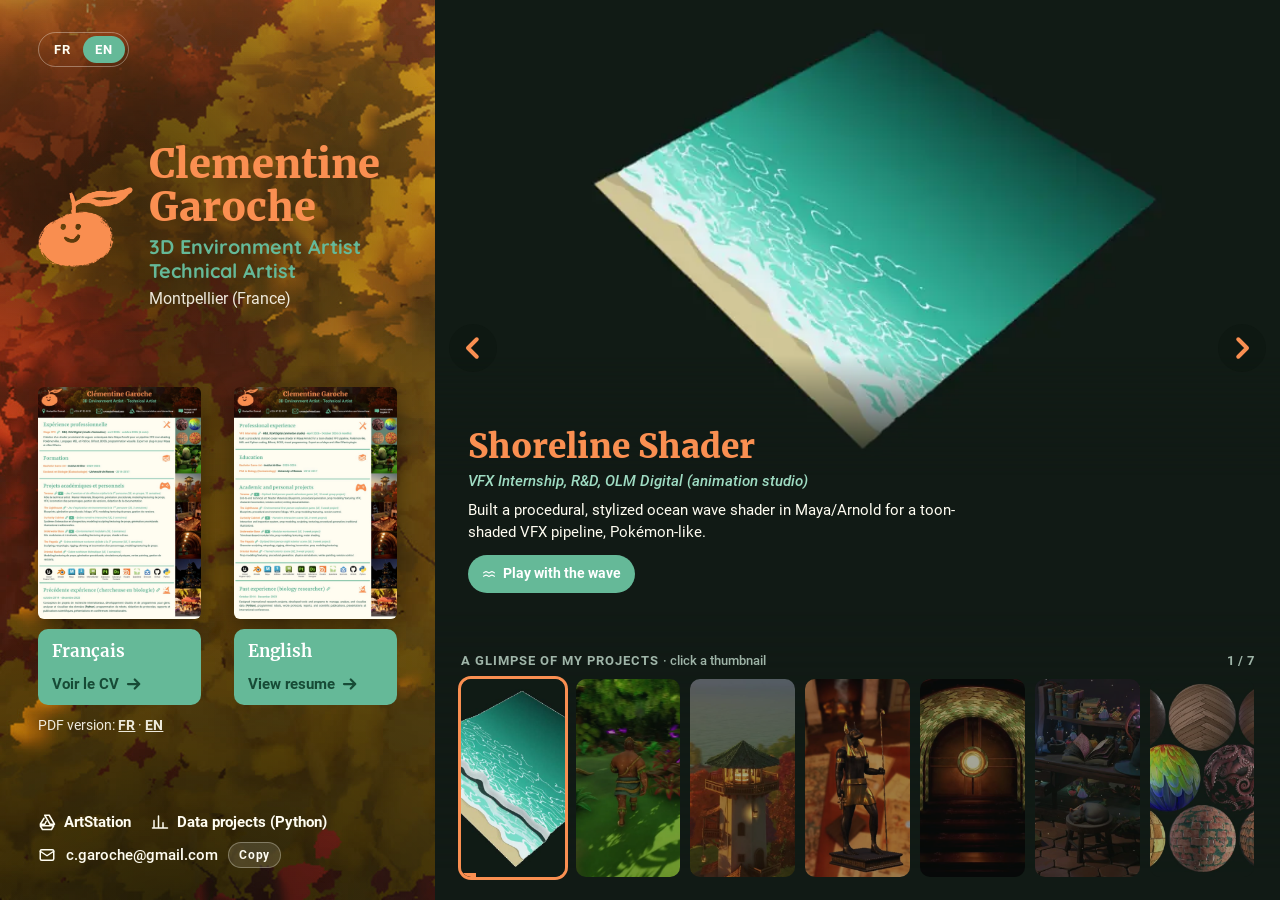
<file: index.html>
<!DOCTYPE html>
<html lang="fr">
<head>
<meta charset="UTF-8">
<meta name="viewport" content="width=device-width, initial-scale=1, viewport-fit=cover">
<title>Clémentine Garoche</title>
<meta name="description" content="3D Environment Artist - Technical Artist, Montpellier (France). CV en français, resume in English et aperçu de mes projets.">
<meta property="og:type" content="website">
<meta property="og:url" content="https://luminou.github.io/Resume/">
<meta property="og:title" content="Clémentine Garoche">
<meta property="og:description" content="3D Environment Artist - Technical Artist, Montpellier (France). CV FR / Resume EN et projets.">
<meta property="og:image" content="https://luminou.github.io/Resume/assets/og_image.jpg">
<meta property="og:image:width" content="1200">
<meta property="og:image:height" content="630">
<meta property="og:image:alt" content="Clémentine Garoche, 3D Environment Artist - Technical Artist">
<meta name="twitter:card" content="summary_large_image">
<meta name="twitter:title" content="Clémentine Garoche">
<meta name="twitter:description" content="3D Environment Artist - Technical Artist, Montpellier (France).">
<meta name="twitter:image" content="https://luminou.github.io/Resume/assets/og_image.jpg">
<meta name="claude:viewport-fit-sides" content="cover">
<link rel="icon" href="assets/mascot.png">
<style>
/* Mise en page : panneau identite (photo sombre, comme le bandeau du CV) a gauche,
   vitrine de projets interactive a droite. Tout tient dans un ecran, sans defilement. */
@font-face { font-family: "Quicksand"; src: url("assets/fonts/quicksand-latin-600-normal.woff2") format("woff2"); font-weight: 600; font-style: normal; font-display: swap; }
@font-face { font-family: "Quicksand"; src: url("assets/fonts/quicksand-latin-700-normal.woff2") format("woff2"); font-weight: 700; font-style: normal; font-display: swap; }
@font-face { font-family: "Roboto"; src: url("assets/fonts/roboto-latin-400-normal.woff2") format("woff2"); font-weight: 400; font-style: normal; font-display: swap; }
@font-face { font-family: "Roboto"; src: url("assets/fonts/roboto-latin-500-normal.woff2") format("woff2"); font-weight: 500; font-style: normal; font-display: swap; }
@font-face { font-family: "Roboto"; src: url("assets/fonts/roboto-latin-700-normal.woff2") format("woff2"); font-weight: 700; font-style: normal; font-display: swap; }
@font-face { font-family: "Roboto"; src: url("assets/fonts/roboto-latin-500-italic.woff2") format("woff2"); font-weight: 500; font-style: italic; font-display: swap; }
@font-face { font-family: "Merriweather"; src: url("assets/fonts/merriweather-latin-700-normal.woff2") format("woff2"); font-weight: 700; font-style: normal; font-display: swap; }
@font-face { font-family: "Merriweather"; src: url("assets/fonts/merriweather-latin-900-normal.woff2") format("woff2"); font-weight: 900; font-style: normal; font-display: swap; }

:root {
  --orange: #fa8f51;
  --teal: #65b998;
  --deep: #174b36;
  --bg: #111a15;
  --fg: #e6eee7;
  --muted: #9fb5a8;
  --line: #26362d;
  --chip: #1b2a22;
  --shade: rgba(9, 20, 15, .72);
  --on-photo: #fffdf2;
  --display: "Merriweather", Georgia, "Times New Roman", serif;
  --body: "Roboto", system-ui, -apple-system, "Segoe UI", sans-serif;
  color-scheme: dark;
}

* { box-sizing: border-box; }
html, body { height: 100%; }
body {
  margin: 0;
  background: var(--bg);
  color: var(--fg);
  font-family: var(--body);
  font-size: 16px;
  line-height: 1.5;
}
a { color: inherit; }
:focus-visible { outline: 3px solid var(--orange); outline-offset: 3px; }

.app {
  height: 100%;
  display: grid;
  grid-template-columns: minmax(300px, 34%) minmax(0, 1fr);
}

/* ---------- Panneau identite ---------- */
.id {
  position: relative;
  color: var(--on-photo);
  background:
    radial-gradient(ellipse 120% 42% at 30% 19%, rgba(4, 9, 7, .66), rgba(4, 9, 7, .48) 30%, rgba(4, 9, 7, .2) 62%, rgba(4, 9, 7, 0) 100%),
    radial-gradient(ellipse 140% 34% at 40% 100%, rgba(4, 9, 7, .55), rgba(4, 9, 7, .2) 55%, rgba(4, 9, 7, 0) 100%),
    url("assets/side_bg.jpg") center / cover no-repeat;
  display: flex;
  flex-direction: column;
  justify-content: space-between;
  gap: clamp(12px, 2.4vh, 24px);
  padding-block: clamp(14px, 3.6vh, 44px);
  padding-left: max(clamp(20px, 3vw, 48px), env(safe-area-inset-left, 0px));
  padding-right: clamp(20px, 3vw, 48px);
  min-height: 0;
}
.lang {
  display: inline-flex;
  align-self: flex-start;
  border: 1.5px solid rgba(255, 253, 242, .35);
  border-radius: 999px;
  padding: 3px;
}
.lang button {
  font: 700 13px/1 var(--body);
  letter-spacing: .06em;
  color: var(--on-photo);
  background: none;
  border: 0;
  border-radius: 999px;
  padding: 7px 12px;
  cursor: pointer;
}
.lang button[aria-pressed="true"] { background: var(--teal); color: #fff; }

.who { display: flex; align-items: center; gap: 16px; }
.mascot { width: clamp(64px, 10.5vh, 120px); height: auto; flex: none; transform-origin: 50% 90%; }
.mascot:hover { animation: wobble .7s ease-in-out; }
@keyframes wobble { 30% { transform: rotate(-8deg); } 60% { transform: rotate(6deg); } }
h1 {
  font-family: var(--display);
  font-weight: 900;
  color: var(--orange);
  font-size: clamp(2rem, min(3.1vw, 5.6vh), 3.2rem);
  line-height: 1.08;
  margin: 0;
  text-wrap: balance;
}
.role { margin: 6px 0 0; color: var(--teal); font-weight: 700; font-family: "Quicksand", var(--body); font-size: clamp(1.15rem, 1.55vw, 1.8rem); line-height: 1.22; }
.place { margin: 4px 0 0; font-size: clamp(1rem, 1.15vw, 1.15rem); opacity: .9; }

.cvzone { display: grid; gap: 10px; }
.eyebrow { margin: 0; font-size: .8rem; font-weight: 700; letter-spacing: .12em; text-transform: uppercase; color: #9fdcc3; }
.cvzone h2 { margin: 0; font-family: var(--display); font-weight: 900; font-size: clamp(1.1rem, min(1.7vw, 3vh), 1.7rem); line-height: 1.2; color: var(--on-photo); }
.cvs { display: grid; grid-template-columns: 1fr 1fr; gap: clamp(22px, 2.6vw, 40px); }
.cv {
  display: grid;
  gap: 10px;
  text-decoration: none;
  color: var(--on-photo);
}
.cv .paper {
  display: block;
  justify-self: center;
  width: auto;
  height: auto;
  max-width: 100%;
  max-height: min(44vh, 520px);
  border-radius: 6px;
  box-shadow: 0 10px 28px rgba(0, 0, 0, .45);
  outline: 3px solid transparent;
  transition: transform .2s, outline-color .2s;
}
.cv .label {
  display: flex;
  align-items: center;
  justify-content: space-between;
  gap: 8px;
  background: var(--teal);
  color: #fff;
  flex-wrap: wrap;
  border-radius: 10px;
  padding: 10px 14px;
  transition: background-color .15s;
}
.cv .label strong { font-family: var(--display); font-size: 1.05rem; }
.cv .label span { font-weight: 700; font-size: .92rem; color: var(--deep); white-space: nowrap; display: inline-flex; align-items: center; gap: 6px; }
.cv .label .arr { width: 18px; height: 18px; fill: none; stroke: currentColor; stroke-width: 3; stroke-linecap: round; stroke-linejoin: round; }
.cv:hover .paper, .cv:focus-visible .paper { transform: translateY(-4px) rotate(-1deg); outline-color: var(--orange); }
.cv:hover .label, .cv:focus-visible .label { background: var(--orange); }
.cv:hover .label strong, .cv:focus-visible .label strong { color: var(--deep); }
.cv:hover .label span, .cv:focus-visible .label span { color: #fff; }
.cv:focus-visible { outline: none; }
.pdfs { margin: 0; font-size: .85rem; opacity: .9; }
.pdfs a { font-weight: 700; }

.links { display: flex; flex-wrap: wrap; align-items: center; gap: 8px 20px; font-size: .95rem; }
.links a { font-weight: 700; text-decoration: none; display: inline-flex; align-items: center; gap: 8px; }
.links a:hover { color: var(--orange); }
.links svg { width: 18px; height: 18px; flex: none; fill: none; stroke: currentColor; stroke-width: 2; stroke-linecap: round; stroke-linejoin: round; }
.mail { display: flex; align-items: center; gap: 10px; flex-wrap: wrap; }
.mail code { font: 500 .95rem var(--body); user-select: all; }
.copy {
  font: 700 12px/1 var(--body);
  letter-spacing: .05em;
  color: var(--on-photo);
  background: rgba(255, 253, 242, .12);
  border: 1px solid rgba(255, 253, 242, .3);
  border-radius: 999px;
  padding: 6px 10px;
  cursor: pointer;
}
.copy:hover { background: rgba(255, 253, 242, .22); }

/* ---------- Vitrine ---------- */
.show {
  min-width: 0;
  min-height: 0;
  display: grid;
  grid-template-rows: minmax(0, 1fr) auto;
  gap: clamp(10px, 1.6vh, 18px);
  padding-block: clamp(14px, 2.6vh, 32px);
  padding-left: clamp(14px, 2vw, 32px);
  padding-right: max(clamp(14px, 2vw, 32px), env(safe-area-inset-right, 0px));
}
.stage {
  position: relative;
  min-height: 0;
  overflow: hidden;
  background: transparent;
  margin: 0 0 calc(-1 * var(--ov));
  -webkit-mask-image: linear-gradient(to bottom, #000 0, #000 calc(100% - var(--ov) - 30px), transparent 100%);
  mask-image: linear-gradient(to bottom, #000 0, #000 calc(100% - var(--ov) - 30px), transparent 100%);
}
.show { --ov: calc(clamp(120px, 22vh, 230px) + 34px); padding-top: 0 !important; padding-left: 0 !important; padding-right: 0 !important; }
.show > .strip-wrap { position: relative; z-index: 3; padding-left: clamp(14px, 2vw, 32px); padding-right: max(clamp(14px, 2vw, 32px), env(safe-area-inset-right, 0px)); }
.stage img, .stage video {
  position: absolute;
  inset: 0;
  width: 100%;
  height: 100%;
  object-fit: cover;
  transition: opacity .45s ease;
}
.stage .fade { opacity: 0; }
.play {
  position: absolute;
  top: 30%;
  left: 50%;
  transform: translate(-50%, -50%);
  width: 72px;
  height: 72px;
  border-radius: 50%;
  border: 0;
  background: var(--orange);
  box-shadow: 0 8px 24px rgba(0, 0, 0, .4);
  display: grid;
  place-items: center;
  cursor: pointer;
  z-index: 2;
}
.play svg { width: 28px; height: 28px; fill: var(--deep); }
.nav {
  position: absolute;
  top: 40%;
  transform: translateY(-50%);
  width: 48px;
  height: 48px;
  border-radius: 50%;
  border: 0;
  padding: 0;
  background: rgba(10, 18, 14, .35);
  color: var(--orange);
  display: grid;
  place-items: center;
  cursor: pointer;
  z-index: 3;
  transition: background-color .15s, color .15s, transform .15s;
}
.nav.prev { left: 14px; }
.nav.next { right: 14px; }
.nav svg { width: 30px; height: 30px; fill: none; stroke: currentColor; stroke-width: 3.2; stroke-linecap: round; stroke-linejoin: round; }
.nav:hover, .nav:focus-visible { background: var(--orange); color: #fff; }
.cap {
  position: absolute;
  left: 0; right: 0; bottom: 0;
  padding: clamp(18px, 3vh, 32px) clamp(18px, 2.6vw, 40px) calc(var(--ov) + 44px);
  background: linear-gradient(180deg, rgba(9, 20, 15, 0), rgba(9, 20, 15, .35) 25%, var(--shade) 60%);
  color: var(--on-photo);
  display: grid;
  gap: 6px;
}
.cap h2 {
  font-family: var(--display);
  font-weight: 900;
  font-size: clamp(1.6rem, 2.6vw, 2.5rem);
  line-height: 1.1;
  margin: 0;
  color: var(--orange);
  text-wrap: balance;
}
.cap .sub { margin: 0; color: #9fdcc3; font-style: italic; font-weight: 500; font-size: clamp(.95rem, 1.1vw, 1.1rem); }
.cap .desc { margin: 0; max-width: 64ch; font-size: clamp(.92rem, 1.05vw, 1.05rem); }
.acts { display: flex; flex-wrap: wrap; gap: 8px; margin-top: 6px; }
.act {
  display: inline-flex;
  align-items: center;
  gap: 7px;
  font-weight: 700;
  font-size: .9rem;
  text-decoration: none;
  color: #fff;
  background: var(--teal);
  border-radius: 999px;
  padding: 8px 14px;
  transition: background-color .15s;
}
.act:hover, .act:focus-visible { background: var(--orange); color: var(--deep); }
.act svg { width: 14px; height: 14px; fill: currentColor; }
.act.ghost { background: rgba(255, 253, 242, .14); }
.act.ghost:hover { background: var(--orange); }
/* Shoreline (fond blanc) : voile vert profond, presque opaque, au lieu du noir transparent qui virait au gris */
.cap.flat { background: radial-gradient(ellipse 75% 100% at 22% 100%, rgba(17, 26, 21, .9), rgba(17, 26, 21, .55) 45%, rgba(17, 26, 21, 0) 80%); }
.cap.light { padding-top: clamp(90px, 18vh, 200px); background: linear-gradient(180deg, rgba(10, 44, 36, 0), rgba(10, 44, 36, .3) 25%, rgba(10, 44, 36, .62) 50%, rgba(9, 38, 31, .8) 75%, rgba(8, 34, 28, .86)); }

.strip-wrap { min-width: 0; display: grid; gap: 8px; }
.strip-head { display: flex; justify-content: space-between; align-items: baseline; gap: 12px; }
.strip-head p { margin: 0; font-size: .8rem; font-weight: 700; letter-spacing: .08em; text-transform: uppercase; color: var(--muted); }
.strip-head .count { font-variant-numeric: tabular-nums; letter-spacing: .04em; }
.strip {
  display: grid;
  grid-template-columns: repeat(7, minmax(0, 1fr));
  gap: clamp(6px, .8vw, 12px);
  margin: 0;
  padding: 0;
  list-style: none;
}
.thumb {
  position: relative;
  display: block;
  width: 100%;
  height: clamp(120px, 22vh, 230px);
  padding: 0;
  border: 0;
  border-radius: 10px;
  overflow: hidden;
  cursor: pointer;
  background: var(--chip);
  opacity: .62;
  transition: opacity .2s, transform .2s;
}
.thumb img { width: 100%; height: 100%; object-fit: cover; display: block; }
.thumb:hover { opacity: 1; transform: translateY(-2px); }
.thumb[aria-pressed="true"] { opacity: 1; box-shadow: 0 0 0 3px var(--orange); }
.thumb .bar {
  position: absolute;
  left: 0; bottom: 0;
  height: 4px;
  width: 0;
  background: var(--orange);
}
.strip-head .hint { text-transform: none; letter-spacing: 0; font-weight: 500; }

@media (prefers-reduced-motion: reduce) {
  .thumb .bar.run, .mascot:hover { animation: none; }
}

/* ---------- Ecrans etroits : on empile, la page peut defiler ---------- */
@media (max-width: 860px) {
  html, body { height: auto; }
  .app { height: auto; grid-template-columns: 1fr; }
  .id {
    padding-left: max(16px, env(safe-area-inset-left, 0px));
    padding-right: max(16px, env(safe-area-inset-right, 0px));
    gap: 20px;
  }
  .show {
    padding-left: max(16px, env(safe-area-inset-left, 0px));
    padding-right: max(16px, env(safe-area-inset-right, 0px));
  }
  .stage { aspect-ratio: 4 / 5; max-width: 100%; }
  .show { --ov: 0px; padding-left: max(16px, env(safe-area-inset-left, 0px)) !important; padding-right: max(16px, env(safe-area-inset-right, 0px)) !important; }
  .show > .strip-wrap { padding-left: 0; padding-right: 0; }
  .strip { display: flex; flex-wrap: wrap; justify-content: center; gap: 8px; }
  .strip > li { flex: 0 0 calc((100% - 24px) / 4); }
  .thumb { max-height: none; height: auto; aspect-ratio: 1; }
}
@media (min-width: 861px) and (max-height: 700px) {
  .place { display: none; }
  .lang button { padding: 6px 11px; }
}
</style>
</head>
<body>


<div class="app" id="app">
  <section class="id">
    <div class="lang" role="group" aria-label="Langue / Language">
      <button type="button" id="lang-fr" data-lang="fr" aria-pressed="true">FR</button>
      <button type="button" id="lang-en" data-lang="en" aria-pressed="false">EN</button>
    </div>

    <div class="who">
      <img class="mascot" src="assets/mascot.png" alt="" width="96" height="82">
      <div>
        <h1 data-fr="Clémentine Garoche" data-en="Clementine Garoche">Clémentine Garoche</h1>
        <p class="role">3D Environment Artist<br>Technical Artist</p>
        <p class="place">Montpellier (France)</p>
      </div>
    </div>

    <div class="cvzone">
      <div class="cvs">
        <a class="cv" href="fr.html" hreflang="fr">
          <img class="paper" src="assets/landing/cv_fr.jpg?v=3" alt="Aperçu du CV en français" width="900" height="1288">
          <span class="label"><strong>Français</strong><span>Voir le CV <svg class="arr" viewBox="0 0 24 24" aria-hidden="true"><path d="M4 12h15M13 6l6 6-6 6"/></svg></span></span>
        </a>
        <a class="cv" href="en.html" hreflang="en">
          <img class="paper" src="assets/landing/cv_en.jpg?v=3" alt="Preview of the English resume" width="900" height="1288">
          <span class="label"><strong>English</strong><span>View resume <svg class="arr" viewBox="0 0 24 24" aria-hidden="true"><path d="M4 12h15M13 6l6 6-6 6"/></svg></span></span>
        </a>
      </div>
      <p class="pdfs"><span data-fr="Version PDF :" data-en="PDF version:">Version PDF :</span>
        <a href="CV_Garoche_Clementine_fr.pdf">FR</a> · <a href="CV_Garoche_Clementine_en.pdf">EN</a></p>
    </div>

    <div class="links">
      <a href="https://www.artstation.com/clementineg" target="_blank" rel="noopener">
        <svg viewBox="0 0 24 24" aria-hidden="true"><path d="M3 17l3 5h12l3-5z"/><path d="M9 3h6l7 12h-6z"/><path d="M8 7l-5 8h6l2-4"/></svg>ArtStation
      </a>
      <a href="https://luminou.github.io/Data_Projects/" target="_blank" rel="noopener">
        <svg viewBox="0 0 24 24" aria-hidden="true"><path d="M4 20V10M10 20V4M16 20v-7M22 20H2"/></svg><span data-fr="Projets data (Python)" data-en="Data projects (Python)">Projets data (Python)</span>
      </a>
      <div class="mail">
        <svg viewBox="0 0 24 24" aria-hidden="true" style="width:18px;height:18px;fill:none;stroke:currentColor;stroke-width:2"><rect x="3" y="5" width="18" height="14" rx="2"/><path d="M3 7l9 6 9-6"/></svg>
        <code id="mail">c.garoche@gmail.com</code>
        <button class="copy" type="button" id="copy" data-fr="Copier" data-en="Copy">Copier</button>
      </div>
    </div>
  </section>

  <section class="show" id="show" aria-label="Projets">
    <figure class="stage" id="stage">
      <img id="img-a" src="assets/landing/shoreline.jpg" alt="">
      <img id="img-b" class="fade" src="assets/landing/shoreline.jpg" alt="">
      <video id="vid" class="fade" muted autoplay playsinline webkit-playsinline disablepictureinpicture preload="none" aria-hidden="true"></video>
      <video id="vidg" class="fade" muted autoplay playsinline webkit-playsinline disablepictureinpicture preload="none" aria-hidden="true"></video>
      <img id="anim" class="fade" alt="">
      <button type="button" class="nav prev" id="nav-prev" aria-label="Previous project"><svg viewBox="0 0 24 24" aria-hidden="true"><path d="M15 5l-7 7 7 7"/></svg></button>
      <button type="button" class="nav next" id="nav-next" aria-label="Next project"><svg viewBox="0 0 24 24" aria-hidden="true"><path d="M9 5l7 7-7 7"/></svg></button>
      <figcaption class="cap">
        <h2 id="p-name">Shoreline Shader</h2>
        <p class="sub" id="p-sub"></p>
        <p class="desc" id="p-desc"></p>
        <div class="acts" id="p-acts"></div>
      </figcaption>
    </figure>

    <div class="strip-wrap">
      <div class="strip-head">
        <p><span data-fr="Aperçu de mes projets" data-en="A glimpse of my projects">Aperçu de mes projets</span> <span class="hint" data-fr="· cliquez sur une vignette" data-en="· click a thumbnail">· cliquez sur une vignette</span></p>
        <p class="count" id="count">1 / 7</p>
      </div>
      <ul class="strip" id="strip"></ul>
    </div>
  </section>
</div>

<script>
(function () {
  var AS = "https://www.artstation.com/artwork/";
  var P = [
    { id: "shoreline", name: "Shoreline Shader", pos: "50% 50%", bg: "#111a15", fit: "contain", full: true,
      sub: { fr: "Stage VFX, R&D, OLM Digital (studio d’animation)", en: "VFX Internship, R&D, OLM Digital (animation studio)" },
      desc: { fr: "Création d'un shader procédural de vagues océaniques dans Maya/Arnold pour un pipeline VFX toon-shading Pokémon-like.",
              en: "Built a procedural, stylized ocean wave shader in Maya/Arnold for a toon-shaded VFX pipeline, Pokémon-like." },
      links: [{ k: "explain", u: "https://luminou.github.io/Shoreline_Shader/shorelineshadersummary.html#jouer" }] },
    { id: "tevarua", name: "Tevarua", pos: "50% 35%", fit: "contain",
      sub: { fr: "Jeu d’aventure et de réflexion stylisé à la 3e personne (UE, en groupe, 10 semaines)", en: "Stylized third-person puzzle-adventure game (UE, 10-week group project)" },
      desc: { fr: "Rôle de technical artist : Master Materials, Blueprints, génération procédurale, modeling/texturing de props, VFX, locomotion des personnages, gestion de versions, rédaction de la documentation.",
              en: "End-to-end technical art: Master Materials, Blueprints, procedural generation, prop modeling/texturing, VFX, character locomotion, version control, writing documentation." },
      links: [{ k: "as", u: AS + "P4aWA3" }, { k: "yt", u: "https://youtu.be/8zTURTOZx3E?si=M441N0bFcL-KpsnF" }] },
    { id: "lighthouse", name: "The Lighthouse", pos: "60% 40%", fit: "contain",
      sub: { fr: "Jeu d'exploration environnemental à la 1re personne (UE, 5 semaines)", en: "Environmental first-person exploration game (UE, 5-week project)" },
      desc: { fr: "Blueprints, génération procédurale, foliage, VFX, modeling/texturing de props, gestion de versions.",
              en: "Blueprints, procedural environment, foliage, VFX, prop modeling/texturing, version control." },
      links: [{ k: "as", u: AS + "wr1ZQ6" }] },
    { id: "curiosity", name: "Curiosity Cabinet", pos: "50% 45%", fit: "contain", full: true,
      sub: { fr: "Scène narrative interactive (UE, 5 semaines)", en: "Narrative interactive scene (UE, 5-week project)" },
      desc: { fr: "Système d'interaction et d'inspection, modeling/sculpting/texturing de props, génération procédurale, illustrations traditionnelles.",
              en: "Interaction and inspection system, prop modeling, sculpting, texturing, procedural generation, traditional illustrations." },
      links: [{ k: "as", u: AS + "nJxNN4" }, { k: "yt", u: "https://youtu.be/Iv_bi0YykhI" }] },
    { id: "underwater", name: "Underwater Base", pos: "50% 40%", fit: "contain",
      sub: { fr: "Environnement modulaire (UE, 5 semaines)", en: "Modular environment (UE, 5-week project)" },
      desc: { fr: "Kits modulaires et trimsheets, modeling/texturing de props, shaders d'eau.",
              en: "Trimsheet-based modular kits, prop modeling/texturing, water shading." },
      links: [{ k: "as", u: AS + "nJrwLE" }, { k: "yt", u: "https://youtu.be/a2vJxgJDcw0" }] },
    { id: "witch", name: "The Witch\u2019s Workshop", pos: "50% 50%", fit: "contain",
      sub: { fr: "Diorama de props hand-painted (Blender, 4 semaines)", en: "Hand-painted props diorama (Blender, 4-week project)" },
      desc: { fr: "Props modélisés dans Blender et peints à la main dans Substance 3D Painter.",
              en: "Props modelled in Blender and hand-painted in Substance 3D Painter." },
      links: [{ k: "as", u: AS + "2Lkgng" }] },
    { id: "materials", name: { fr: "Matériaux", en: "Materials" }, pos: "50% 50%", fit: "contain",
      sub: { fr: "Matériaux réalisés avec Substance Designer", en: "Materials made with Substance Designer" },
      desc: { fr: "",
              en: "" },
      links: [{ k: "as", u: "https://www.artstation.com/clementineg" }] }
  ];
  var T = {
    as: { fr: "Voir sur ArtStation", en: "View on ArtStation" },
    yt: { fr: "Vidéo complète", en: "Full video" },
    page: { fr: "Voir le portfolio", en: "View the portfolio" },
    explain: { fr: "Jouer avec la vague", en: "Play with the wave" },
    copied: { fr: "Copié", en: "Copied" }
  };
  var ICON = {
    as: '<svg viewBox="0 0 24 24" aria-hidden="true"><path d="M3 17l3 5h12l3-5z"/><path d="M9 3h6l7 12h-6z"/></svg>',
    yt: '<svg viewBox="0 0 10 10" aria-hidden="true"><path d="M2 1 L9 5 L2 9 Z"/></svg>',
    page: '<svg viewBox="0 0 24 24" aria-hidden="true"><path d="M14 3h7v7h-2V6.4l-8.3 8.3-1.4-1.4L17.6 5H14zM5 5h6v2H7v10h10v-4h2v6H5z"/></svg>',
    explain: '<svg viewBox="0 0 24 24" aria-hidden="true"><path d="M2 15c2.5 0 2.5-2 5-2s2.5 2 5 2 2.5-2 5-2 2.5 2 5 2v2c-2.5 0-2.5-2-5-2s-2.5 2-5 2-2.5-2-5-2-2.5 2-5 2zM2 9c2.5 0 2.5-2 5-2s2.5 2 5 2 2.5-2 5-2 2.5 2 5 2v2c-2.5 0-2.5-2-5-2s-2.5 2-5 2-2.5-2-5-2-2.5 2-5 2z"/></svg>'
  };

  var lang = "fr";
  try { lang = localStorage.getItem("cg-lang") || ((navigator.language || "fr").slice(0, 2) === "fr" ? "fr" : "en"); } catch (e) {}

  // Les videos sont le contenu de la page : elles jouent meme si l'appareil demande de reduire les animations
  // (seules les animations decoratives, comme la mandarine, sont coupees en CSS dans ce cas).
  var reduce = false;
  var cur = 0, timer = null, paused = false, front = "a";
  var $ = function (id) { return document.getElementById(id); };
  var strip = $("strip"), vidC = $("vid"), vidG = $("vidg"), vid = vidC, show = $("show");
  var base = "assets/landing/";
  // version des medias : a changer quand on remplace une video ou une image, pour contourner le cache
  var V = "?v=20261124i";

  function nm(p) { return typeof p.name === "string" ? p.name : p.name[lang]; }

  P.forEach(function (p, i) {
    var li = document.createElement("li");
    li.innerHTML = '<button class="thumb" type="button" id="t-' + p.id + '" aria-pressed="false">' +
      '<img src="' + base + p.id + '_t.jpg' + V + '" alt="" width="400" height="640"><span class="bar"></span></button>';
    li.firstChild.addEventListener("click", function () { go(i, true); });
    strip.appendChild(li);
  });

  function render() {
    var p = P[cur];
    $("p-name").textContent = nm(p);
    document.querySelector(".cap").classList.toggle("light", !!p.light);
    $("stage").style.background = p.bg || "";
    document.querySelector(".cap").classList.toggle("flat", !!p.bg);
    $("p-sub").textContent = p.sub[lang];
    $("p-desc").textContent = p.desc[lang];
    $("p-desc").style.display = p.desc[lang] ? "" : "none";
    $("p-acts").innerHTML = p.links.map(function (l, j) {
      return '<a class="act' + (j ? " ghost" : "") + '" href="' + l.u + '" target="_blank" rel="noopener">' + ICON[l.k] + T[l.k][lang] + "</a>";
    }).join("");
    $("count").textContent = (cur + 1) + " / " + P.length;
    P.forEach(function (q, i) {
      var b = $("t-" + q.id);
      b.setAttribute("aria-pressed", i === cur ? "true" : "false");
      b.setAttribute("aria-label", nm(q));
    });
  }

  function bar() { return document.querySelector('.thumb[aria-pressed="true"] .bar'); }
  function resetBars() { document.querySelectorAll(".thumb .bar").forEach(function (x) { x.style.width = "0"; }); }

  // Cadrage. Pour les projets "contain" (grille des materiaux), on calcule nous-memes la taille
  // et la position de l'image/video : Safari applique mal object-fit:contain aux premieres images d'une video.
  var AR = { shoreline: 960 / 540, tevarua: 16 / 9, lighthouse: 1600 / 870, curiosity: 1920 / 994, underwater: 1600 / 902, witch: 1600 / 870, materials: 1360 / 940 };
  function place(el, p) {
    if (AR[p.id]) {
      // largeur pleine ; si l'image est trop basse pour couvrir la zone visible au-dessus des vignettes, on l'agrandit
      var st = $("stage"), W = st.clientWidth, H = st.clientHeight, ar = AR[p.id];
      var ov = -parseFloat(getComputedStyle(st).marginBottom) || 0, hv = H - ov + 40;
      var w = W, h = W / ar;
      if (h < hv && !p.full) { h = hv; w = h * ar; }
      el.style.objectFit = "fill";
      el.style.width = w + "px"; el.style.height = h + "px";
      el.style.left = ((W - w) / 2) + "px"; el.style.top = "0px";
      el.style.right = "auto"; el.style.bottom = "auto";
      el.style.webkitMaskImage = el.style.maskImage = h < H ? "linear-gradient(to bottom, #000 calc(100% - 120px), transparent)" : "";
    } else {
      el.style.objectFit = "cover";
      el.style.width = "100%"; el.style.height = "100%";
      el.style.left = "0"; el.style.top = "0"; el.style.right = ""; el.style.bottom = "";
      el.style.webkitMaskImage = el.style.maskImage = "";
    }
  }
  addEventListener("resize", function () {
    var p = P[cur];
    [anim, $("img-" + front)].forEach(function (el) { place(el, p); });
    placeGrid(p);
  });
  // Deux lecteurs video distincts : un plein cadre, un pour la grille des materiaux.
  // Leur cadrage ne change jamais d'un projet a l'autre (Safari mettait plusieurs images
  // a appliquer un nouveau cadrage, d'ou l'effet de zoom/decalage sur telephone).
  function placeGrid(p) { var g = (p && p.fit === "contain") ? p : P.filter(function (q) { return q.fit === "contain"; })[0]; if (g) place(vidG, g); }
  placeGrid();

  var lastFit = "cover";
  function swap() {
    var p = P[cur];
    var fit = p.fit || "cover";
    var next = front === "a" ? "b" : "a";
    var nImg = $("img-" + next), fImg = $("img-" + front);
    var room = "0";
    nImg.style.objectPosition = p.pos;
    place(nImg, p);
    // quand on passe d'un cadrage plein ecran a la grille (ou l'inverse), pas de fondu entre les
    // deux images : le melange d'une image pleine et d'une grille plus petite donnait un effet de zoom.
    var cut = fit !== lastFit;
    lastFit = fit;
    if (cut) { fImg.style.transition = "none"; fImg.classList.add("fade"); void fImg.offsetWidth; fImg.style.transition = ""; }
    nImg.onload = function () {
      nImg.onload = null;
      nImg.classList.remove("fade");
      fImg.classList.add("fade");
      front = next;
      if ((!vid.classList.contains("fade") && (vid.currentSrc || "").indexOf("/" + p.id + ".mp4") >= 0) || (!anim.classList.contains("fade") && (anim.src || "").indexOf("/" + p.id + "_a") >= 0)) hidePoster();
    };
    nImg.src = base + p.id + ".jpg" + V;
    if (nImg.complete && nImg.onload) nImg.onload();

    // on cache instantanement l'ancienne video / image animee (sans fondu), avant de changer leur cadrage
    [vidC, vidG, anim].forEach(function (el) { el.style.transition = "none"; el.classList.add("fade"); void el.offsetWidth; el.style.transition = ""; });
    animTemp = false;
    [vidC, vidG].forEach(function (v) { try { v.pause(); } catch (e) {} });
    var other = fit === "contain" ? vidC : vidG;
    vid = fit === "contain" ? vidG : vidC;
    if (vid === vidG) placeGrid(p);
    if (other.getAttribute("src")) { other.removeAttribute("src"); try { other.load(); } catch (e) {} }
    resetBars();
    clearTimeout(timer);
    clearTimeout(check);
    if (reduce) return;
    anim.style.objectPosition = p.pos;
    place(anim, p);
    if (vid === vidC) vidC.style.objectPosition = p.pos;
    if (useAnim) { showAnim(p); return; }
    vid.muted = true;
    vid.defaultMuted = true;
    // on vide d'abord la video (Safari garde sinon la derniere image du projet precedent)
    vid.removeAttribute("src");
    try { vid.load(); } catch (e) {}
    vid.src = base + p.id + ".mp4" + V;
    vid.load();
    var pr = vid.play();
    // Refus explicite du navigateur : on passe pour de bon aux images animees.
    if (pr && pr.catch) pr.catch(function (err) { if (err && err.name === "NotAllowedError") toAnim(); });
    var t0 = Date.now();
    (function watch() {
      check = setTimeout(function () {
        if (isPlaying()) return;
        // Video prete mais figee (cas de Safari), ou toujours rien apres 15 s : image animee.
        if (vid.readyState >= 2 && Date.now() - t0 > 4000) { toAnim(); return; }
        if (Date.now() - t0 > 15000) { toAnim(); return; }
        watch();                                         // encore en chargement : on attend
      }, 1000);
    })();
  }

  function isPlaying() { return !vid.paused && vid.readyState >= 2 && vid.currentTime > 0.05; }

  // Secours image animee
  var anim = $("anim"), useAnim = false, check = null, animTemp = false;
  var DUR = { shoreline: 7, tevarua: 10.5, lighthouse: 12, curiosity: 8.5, underwater: 9, witch: 10.4, materials: 10 };
  function toAnim() {
    clearTimeout(check);
    if (useAnim) return;
    useAnim = true;
    [vidC, vidG].forEach(function (v) { try { v.pause(); } catch (e) {} v.removeAttribute("src"); });
    showAnim(P[cur], false);
  }
  function showAnim(p, temp) {
    animTemp = !!temp;
    var t0 = Date.now(), d = (DUR[p.id] || 9) * 1000;
    anim.onload = function () { anim.onload = null; anim.classList.remove("fade"); hidePoster(); };
    anim.src = base + p.id + "_a.webp" + V;
    clearTimeout(timer);
    (function tick() {
      if (animTemp && isPlaying()) return;           // la video a pris le relais
      var b = bar(), el = Date.now() - t0;
      if (b) b.style.width = Math.min(100, 100 * el / d) + "%";
      if (el >= d && !paused) { go((cur + 1) % P.length, false); return; }
      timer = setTimeout(tick, 200);
    })();
  }

  // Ne montrer la video qu'une fois sa premiere image vraiment affichee (Safari annonce
  // "playing" avant d'avoir peint l'image, ce qui laissait voir un instant l'ancienne).
  // une fois la video (ou l'image animee) affichee, on retire l'image fixe : sinon on la voit
  // en transparence dans le fondu du bas
  function hidePoster() { var im = $("img-" + front); if (im) setTimeout(function () { im.classList.add("fade"); }, 450); }
  function revealVideo() {
    var src = vid.currentSrc;
    function show() { if (vid.currentSrc === src && !useAnim) { vid.classList.remove("fade"); hidePoster(); } }
    if (vid.requestVideoFrameCallback) vid.requestVideoFrameCallback(function () { vid.requestVideoFrameCallback(function () { show(); }); });
    else {
      var on = function () { if (vid.currentTime > 0.04) { vid.removeEventListener("timeupdate", on); show(); } };
      vid.addEventListener("timeupdate", on);
    }
  }
  [vidC, vidG].forEach(function (v) { v.addEventListener("playing", function () { if (this !== vid) return;
    clearTimeout(check);
    if (useAnim) return;
    revealVideo();
    if (animTemp) {                                    // la video arrive : on retire l'image animee
      animTemp = false;
      clearTimeout(timer);
      anim.classList.add("fade");
      try { vid.currentTime = 0; } catch (e) {}
    }
  }); });
  [vidC, vidG].forEach(function (v) { v.addEventListener("timeupdate", function () { if (this !== vid) return;
    var b = bar();
    if (!useAnim && !animTemp && b && vid.duration) b.style.width = (100 * vid.currentTime / vid.duration) + "%";
  }); });
  [vidC, vidG].forEach(function (v) { v.addEventListener("ended", function () { if (this !== vid) return;
    if (useAnim) return;
    if (paused) { vid.currentTime = 0; vid.play().catch(function () {}); }
    else go((cur + 1) % P.length, false);
  }); });
  [vidC, vidG].forEach(function (v) { v.addEventListener("error", function () { if (this === vid && vid.getAttribute("src")) toAnim(); }); });

  function go(i, user) {
    cur = i;
    render();
    swap();
    if (user) $("t-" + P[i].id).focus({ preventScroll: true });
  }

  // pause au survol, seulement avec une souris (sur ecran tactile, toucher ne doit pas bloquer la vitrine)
  var lastTouch = 0;
  addEventListener("touchstart", function () { lastTouch = Date.now(); paused = false; }, { passive: true, capture: true });
  function isMouse(e) { return e.pointerType === "mouse" && Date.now() - lastTouch > 1500; }
  show.addEventListener("pointerenter", function (e) { if (isMouse(e)) paused = true; });
  show.addEventListener("pointerleave", function (e) { if (isMouse(e)) paused = false; });

  $("nav-prev").addEventListener("click", function () { go((cur - 1 + P.length) % P.length, false); });
  $("nav-next").addEventListener("click", function () { go((cur + 1) % P.length, false); });

  document.addEventListener("keydown", function (e) {
    if (e.key === "ArrowRight") go((cur + 1) % P.length, true);
    else if (e.key === "ArrowLeft") go((cur - 1 + P.length) % P.length, true);
  });

  function setLang(l) {
    lang = l;
    document.documentElement.lang = l;
    try { localStorage.setItem("cg-lang", l); } catch (e) {}
    document.querySelectorAll("[data-" + l + "]").forEach(function (el) { el.textContent = el.getAttribute("data-" + l); });
    document.querySelectorAll(".lang button").forEach(function (b) { b.setAttribute("aria-pressed", b.dataset.lang === l ? "true" : "false"); });
    render();
  }
  document.querySelectorAll(".lang button").forEach(function (b) {
    b.addEventListener("click", function () { setLang(b.dataset.lang); });
  });

  $("copy").addEventListener("click", function () {
    var btn = this, txt = $("mail").textContent;
    function done() { btn.textContent = T.copied[lang]; setTimeout(function () { btn.textContent = btn.getAttribute("data-" + lang); }, 1600); }
    function sel() {
      var r = document.createRange(); r.selectNodeContents($("mail"));
      var s = getSelection(); s.removeAllRanges(); s.addRange(r);
    }
    try { navigator.clipboard.writeText(txt).then(done, sel); } catch (e) { sel(); }
  });

  setLang(lang);
  go(0, false);
})();
</script>

</body>
</html>
</file>
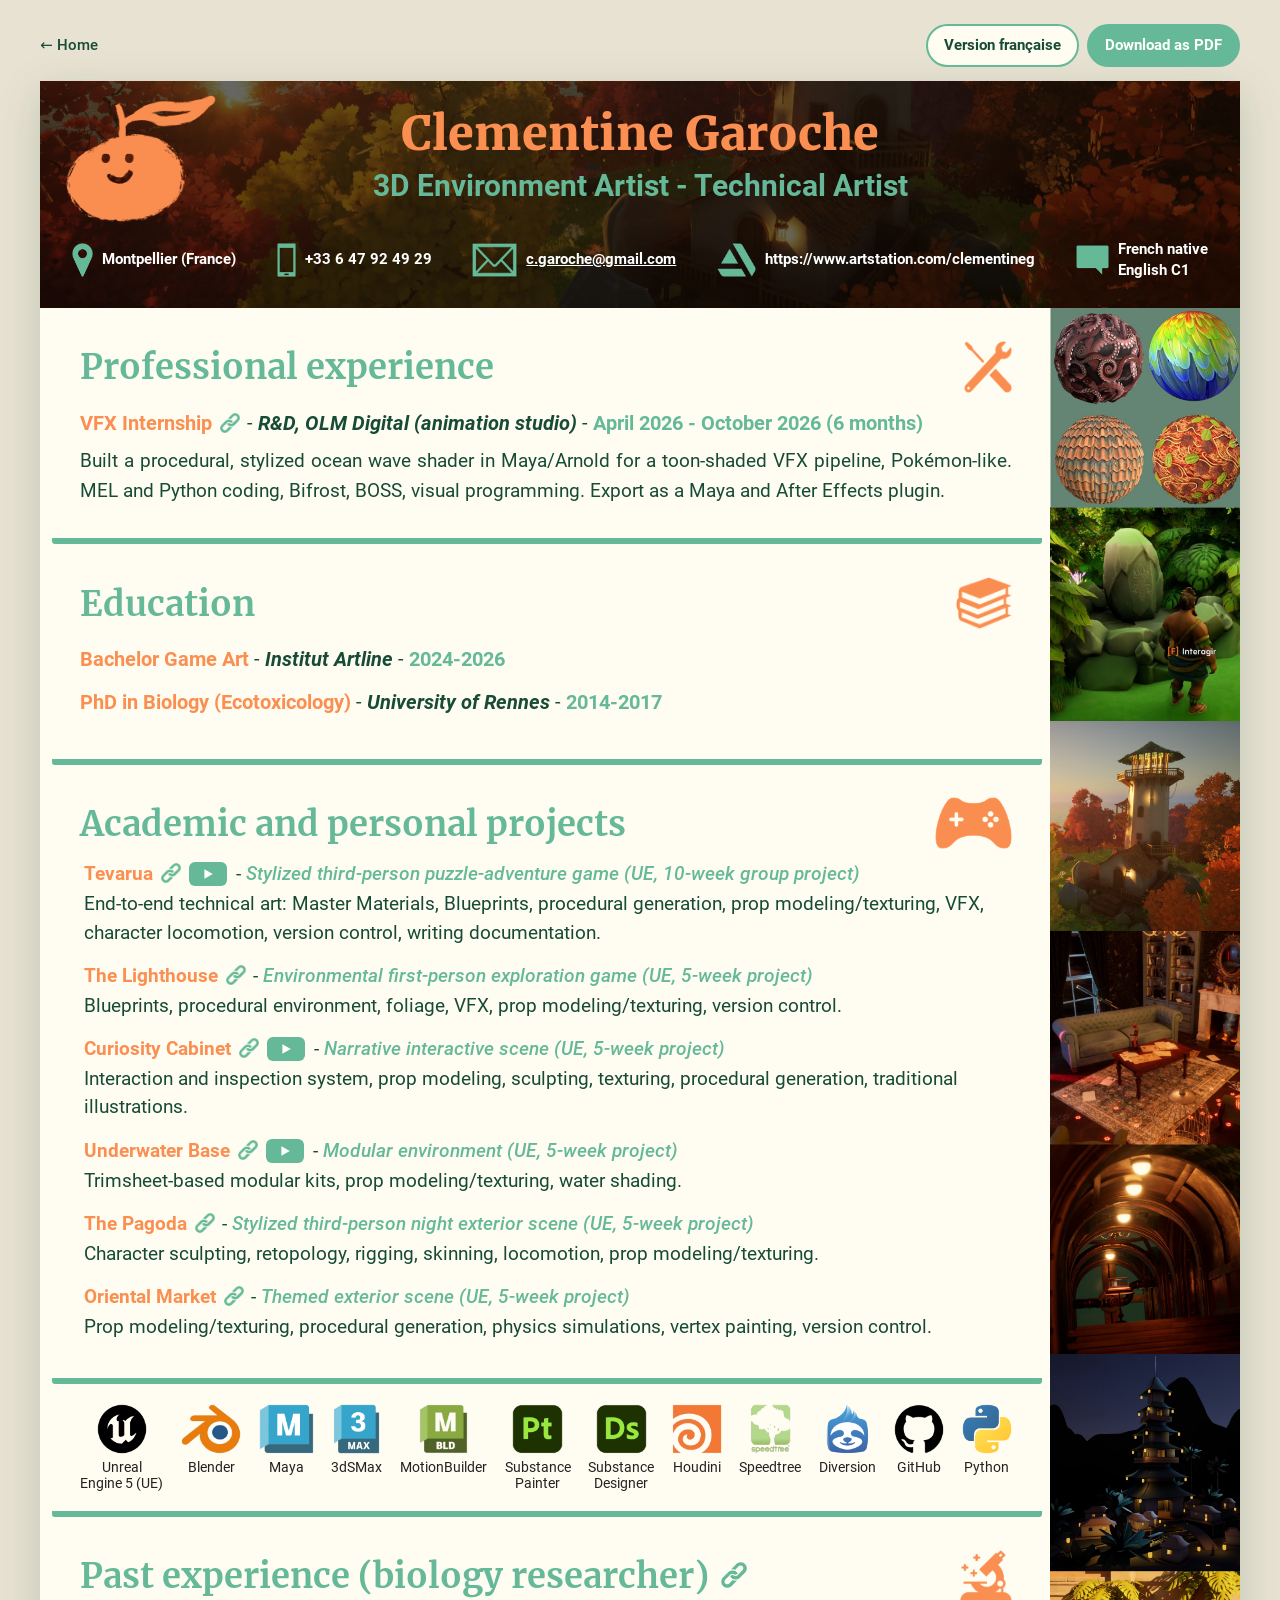
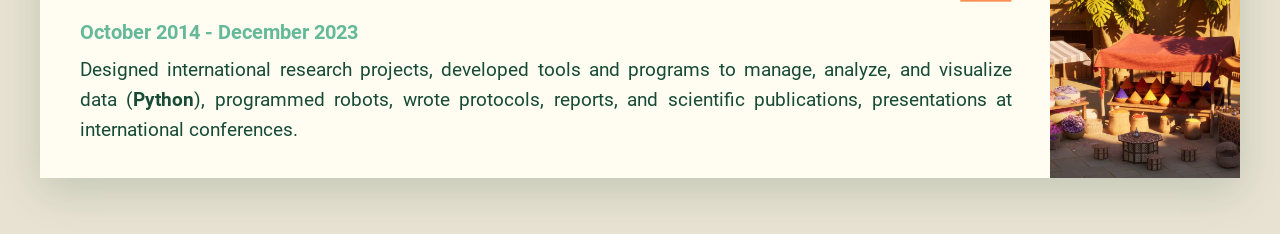
<file: en.html>
<!DOCTYPE html>
<html lang="en">
<head>
  <meta charset="UTF-8">
  <meta name="viewport" content="width=device-width, initial-scale=1">
  <title>Clementine Garoche - Resume</title>
  <meta name="description" content="Resume of Clementine Garoche, 3D Environment Artist - Technical Artist, Montpellier (France).">
  <link rel="icon" href="assets/mascot.png">
  <link rel="stylesheet" href="style.css">
</head>
<body>

  <nav class="topbar">
    <a class="home" href="index.html">← Home</a>
    <div class="actions">
      <a class="btn" href="fr.html" hreflang="fr">Version française</a>
      <a class="btn primary" href="CV_Garoche_Clementine_en.pdf" download="CV_Garoche_Clementine_en.pdf">Download as PDF</a>
    </div>
  </nav>

  <div class="page sheet">
  <header class="cv-header">
      <img class="mascot" src="assets/mascot.png" alt="" width="150" height="128">
      <div class="titles">
        <h1>Clementine Garoche</h1>
        <p class="role">3D Environment Artist - Technical Artist</p>
      </div>
      <ul class="contact">
        <li><img src="assets/ic_pin.png" alt="">Montpellier (France)</li>
        <li><img src="assets/ic_phone.png" alt=""><a href="tel:+33647924929">+33 6 47 92 49 29</a></li>
        <li class="mail"><img src="assets/ic_mail.png" alt=""><a href="mailto:c.garoche@gmail.com">c.garoche@gmail.com</a></li>
        <li><a href="https://www.artstation.com/clementineg" target="_blank" rel="noopener"><img src="assets/ic_artstation.png" alt="ArtStation"></a><a href="https://www.artstation.com/clementineg" target="_blank" rel="noopener">https://www.artstation.com/clementineg</a></li>
        <li class="langs"><img src="assets/ic_lang.png" alt=""><span>French native<br>English C1</span></li>
      </ul>
    </header>

    <div class="cv-body">
      <main class="cv-main">
        <section class="block">
          <div class="block-head"><h2>Professional experience</h2><img src="assets/sec_experience.png" alt=""></div>
          <p class="line"><span class="o">VFX Internship</span><a class="lk" href="https://luminou.github.io/Shoreline_Shader/portfolio.html" target="_blank" rel="noopener" title="View the portfolio" aria-label="View the portfolio"><img src="assets/ic_link.png" alt=""></a> <span class="sep">-</span> <span class="d">R&amp;D, OLM Digital (animation studio)</span> <span class="sep">-</span> <span class="t">April 2026 - October 2026 (6 months)</span></p>
          <p class="text">Built a procedural, stylized ocean wave shader in Maya/Arnold for a toon-shaded VFX pipeline, Pokémon-like. MEL and Python coding, Bifrost, BOSS, visual programming. Export as a Maya and After Effects plugin.</p>
        </section>

        <section class="block">
          <div class="block-head"><h2>Education</h2><img src="assets/sec_formation.png" alt=""></div>
        <p class="line"><span class="o">Bachelor Game Art</span> <span class="sep">-</span> <span class="d">Institut Artline</span> <span class="sep">-</span> <span class="t">2024-2026</span></p>
        <p class="line"><span class="o">PhD in Biology (Ecotoxicology)</span> <span class="sep">-</span> <span class="d">University of Rennes</span> <span class="sep">-</span> <span class="t">2014-2017</span></p>
        </section>

        <section class="block">
          <div class="block-head"><h2>Academic and personal projects</h2><img src="assets/sec_projets.png" alt=""></div>
        <article class="project">
          <p class="head"><span class="o">Tevarua</span><a class="lk" href="https://www.artstation.com/artwork/P4aWA3" target="_blank" rel="noopener" title="View on ArtStation : Tevarua" aria-label="View on ArtStation : Tevarua"><img src="assets/ic_link.png" alt=""></a><a class="yt" href="https://youtu.be/8zTURTOZx3E?si=M441N0bFcL-KpsnF" target="_blank" rel="noopener" title="Watch the video : Tevarua" aria-label="Watch the video : Tevarua"><svg viewBox="0 0 10 10" aria-hidden="true"><path d="M2 1 L9 5 L2 9 Z"/></svg></a> <span class="sep">-</span> <span class="sub">Stylized third-person puzzle-adventure game (UE, 10-week group project)</span></p>
          <p>End-to-end technical art: Master Materials, Blueprints, procedural generation, prop modeling/texturing, VFX, character locomotion, version control, writing documentation.</p>
        </article>
        <article class="project">
          <p class="head"><span class="o">The Lighthouse</span><a class="lk" href="https://www.artstation.com/artwork/wr1ZQ6" target="_blank" rel="noopener" title="View on ArtStation : The Lighthouse" aria-label="View on ArtStation : The Lighthouse"><img src="assets/ic_link.png" alt=""></a> <span class="sep">-</span> <span class="sub">Environmental first-person exploration game (UE, 5-week project)</span></p>
          <p>Blueprints, procedural environment, foliage, VFX, prop modeling/texturing, version control.</p>
        </article>
        <article class="project">
          <p class="head"><span class="o">Curiosity Cabinet</span><a class="lk" href="https://www.artstation.com/artwork/nJxNN4" target="_blank" rel="noopener" title="View on ArtStation : Curiosity Cabinet" aria-label="View on ArtStation : Curiosity Cabinet"><img src="assets/ic_link.png" alt=""></a><a class="yt" href="https://youtu.be/Iv_bi0YykhI" target="_blank" rel="noopener" title="Watch the video : Curiosity Cabinet" aria-label="Watch the video : Curiosity Cabinet"><svg viewBox="0 0 10 10" aria-hidden="true"><path d="M2 1 L9 5 L2 9 Z"/></svg></a> <span class="sep">-</span> <span class="sub">Narrative interactive scene (UE, 5-week project)</span></p>
          <p>Interaction and inspection system, prop modeling, sculpting, texturing, procedural generation, traditional illustrations.</p>
        </article>
        <article class="project">
          <p class="head"><span class="o">Underwater Base</span><a class="lk" href="https://www.artstation.com/artwork/nJrwLE" target="_blank" rel="noopener" title="View on ArtStation : Underwater Base" aria-label="View on ArtStation : Underwater Base"><img src="assets/ic_link.png" alt=""></a><a class="yt" href="https://youtu.be/a2vJxgJDcw0" target="_blank" rel="noopener" title="Watch the video : Underwater Base" aria-label="Watch the video : Underwater Base"><svg viewBox="0 0 10 10" aria-hidden="true"><path d="M2 1 L9 5 L2 9 Z"/></svg></a> <span class="sep">-</span> <span class="sub">Modular environment (UE, 5-week project)</span></p>
          <p>Trimsheet-based modular kits, prop modeling/texturing, water shading.</p>
        </article>
        <article class="project">
          <p class="head"><span class="o">The Pagoda</span><a class="lk" href="https://www.artstation.com/artwork/EzyKR4" target="_blank" rel="noopener" title="View on ArtStation : The Pagoda" aria-label="View on ArtStation : The Pagoda"><img src="assets/ic_link.png" alt=""></a> <span class="sep">-</span> <span class="sub">Stylized third-person night exterior scene (UE, 5-week project)</span></p>
          <p>Character sculpting, retopology, rigging, skinning, locomotion, prop modeling/texturing.</p>
        </article>
        <article class="project">
          <p class="head"><span class="o">Oriental Market</span><a class="lk" href="https://www.artstation.com/artwork/4NBey4" target="_blank" rel="noopener" title="View on ArtStation : Oriental Market" aria-label="View on ArtStation : Oriental Market"><img src="assets/ic_link.png" alt=""></a> <span class="sep">-</span> <span class="sub">Themed exterior scene (UE, 5-week project)</span></p>
          <p>Prop modeling/texturing, procedural generation, physics simulations, vertex painting, version control.</p>
        </article>
        </section>

        <section class="block tools">
          <ul class="software">
          <li><img src="assets/soft_unreal.png" alt="">Unreal<br>Engine 5 (UE)</li>
          <li><img src="assets/soft_blender.png" alt="">Blender</li>
          <li><img src="assets/soft_maya.png" alt="">Maya</li>
          <li><img src="assets/soft_3dsmax.png" alt="">3dSMax</li>
          <li><img src="assets/soft_motionbuilder.png" alt="">MotionBuilder</li>
          <li><img src="assets/soft_painter.png" alt="">Substance<br>Painter</li>
          <li><img src="assets/soft_designer.png" alt="">Substance<br>Designer</li>
          <li><img src="assets/soft_houdini.png" alt="">Houdini</li>
          <li><img src="assets/soft_speedtree.png" alt="">Speedtree</li>
          <li><img src="assets/soft_diversion.png" alt="">Diversion</li>
          <li><img src="assets/soft_github.png" alt="">GitHub</li>
          <li><img src="assets/soft_python.png" alt="">Python</li>
          </ul>
        </section>

        <section class="block">
          <div class="block-head"><h2>Past experience (biology researcher)<a class="lk" href="https://luminou.github.io/Data_Projects/" target="_blank" rel="noopener" title="View the data projects" aria-label="View the data projects"><img src="assets/ic_link.png" alt=""></a></h2><img src="assets/sec_biologie.png" alt=""></div>
          <p class="line"><span class="t">October 2014 - December 2023</span></p>
          <p class="text">Designed international research projects, developed tools and programs to manage, analyze, and visualize data (<strong>Python</strong>), programmed robots, wrote protocols, reports, and scientific publications, presentations at international conferences.</p>
        </section>
      </main>

      <aside class="side">
        <div class="strip">
          <img src="assets/side_materials.jpg" alt="Materials" loading="lazy">
          <img src="assets/side_tevarua.jpg" alt="Tevarua" loading="lazy">
          <img src="assets/side_lighthouse.jpg" alt="The Lighthouse" loading="lazy">
          <img src="assets/side_curiosity.jpg" alt="Curiosity Cabinet" loading="lazy">
          <img src="assets/side_underwater.jpg" alt="Underwater Base" loading="lazy">
          <img src="assets/side_pagoda.jpg" alt="The Pagoda" loading="lazy">
          <img src="assets/side_market.jpg" alt="Oriental Market" loading="lazy">
        </div>
      </aside>
    </div>
  </div>


</body>
</html>
</file>
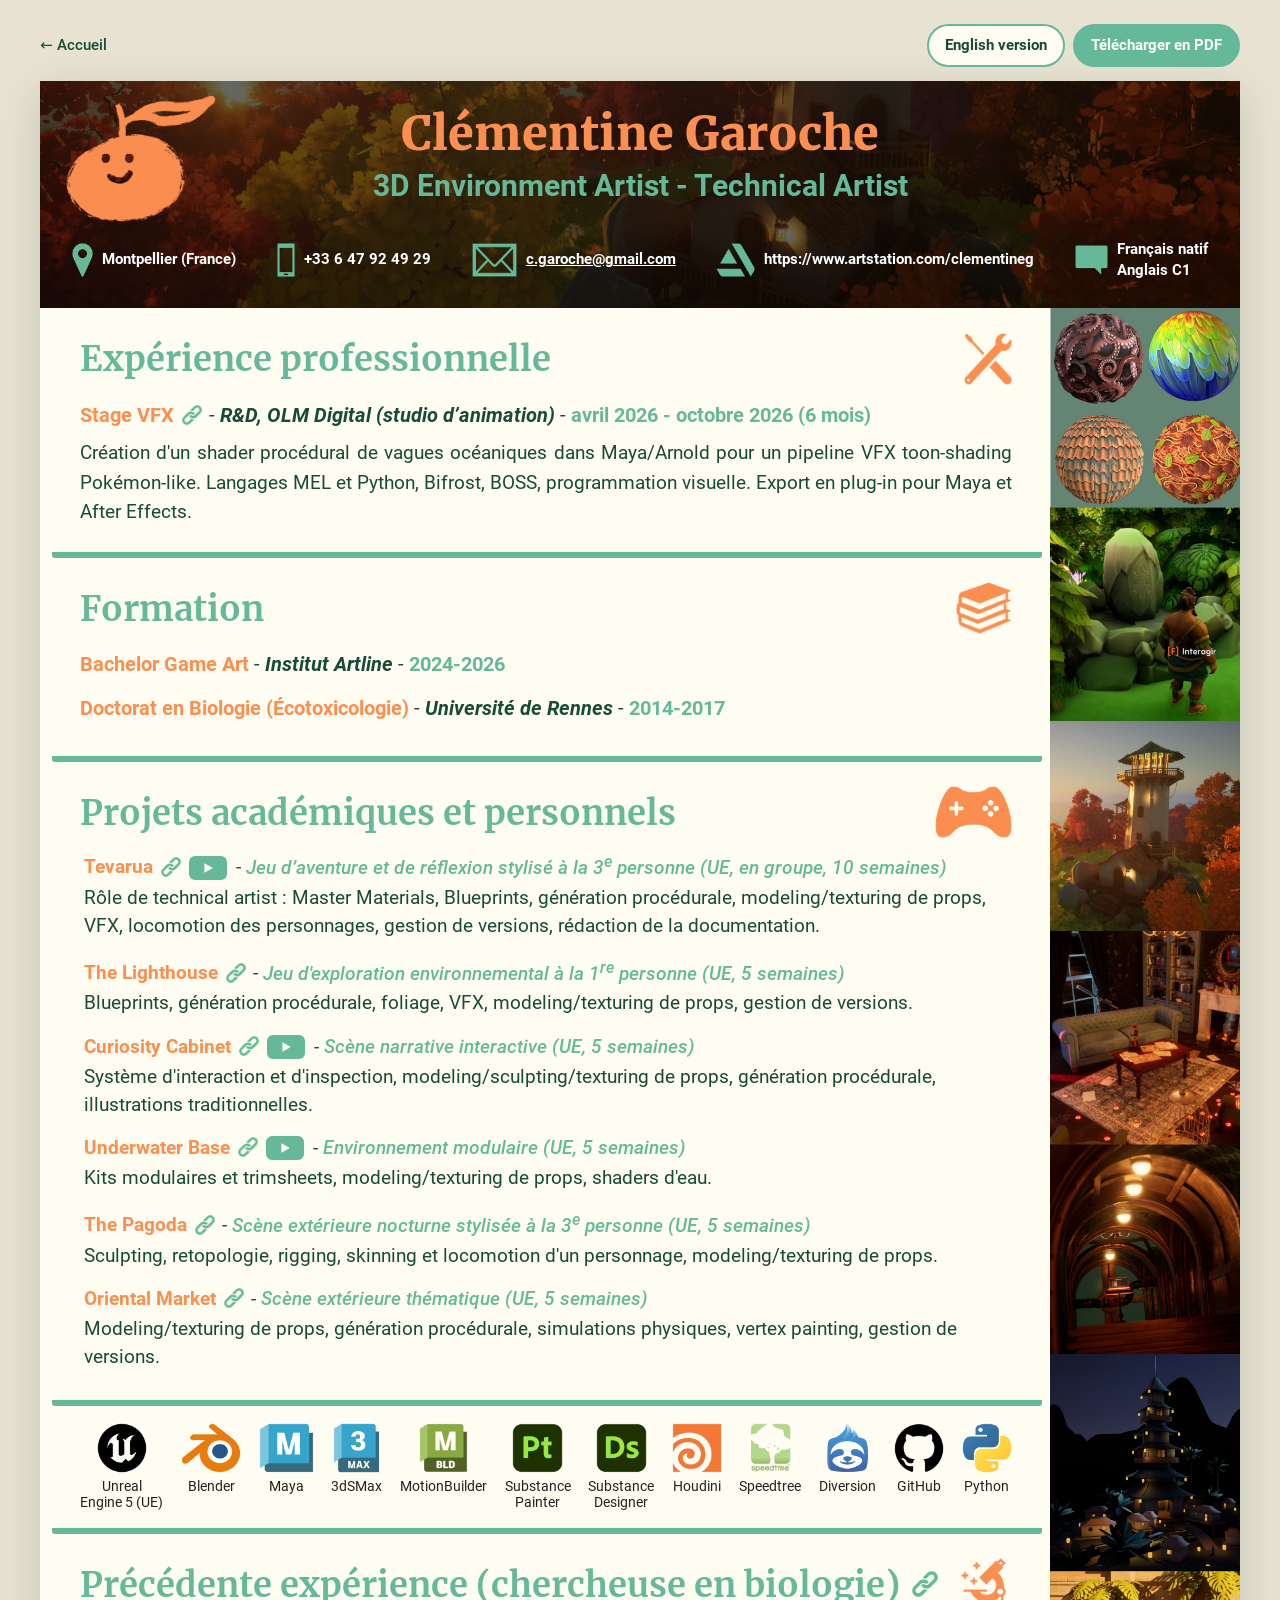
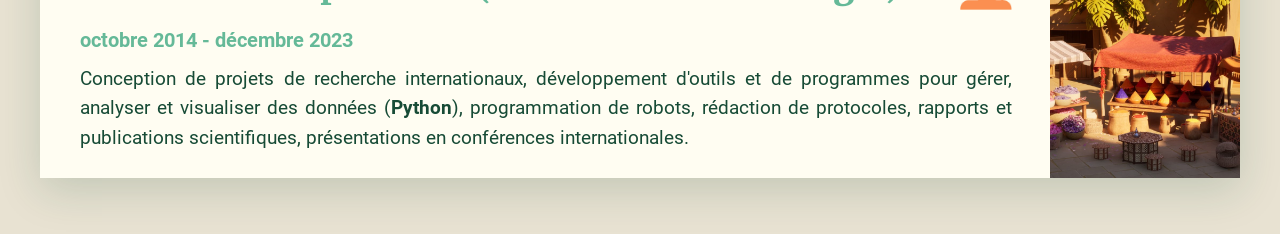
<file: fr.html>
<!DOCTYPE html>
<html lang="fr">
<head>
  <meta charset="UTF-8">
  <meta name="viewport" content="width=device-width, initial-scale=1">
  <title>Clémentine Garoche - CV</title>
  <meta name="description" content="CV de Clémentine Garoche, 3D Environment Artist - Technical Artist, Montpellier.">
  <link rel="icon" href="assets/mascot.png">
  <link rel="stylesheet" href="style.css">
</head>
<body>

  <nav class="topbar">
    <a class="home" href="index.html">← Accueil</a>
    <div class="actions">
      <a class="btn" href="en.html" hreflang="en">English version</a>
      <a class="btn primary" href="CV_Garoche_Clementine_fr.pdf" download="CV_Garoche_Clementine_fr.pdf">Télécharger en PDF</a>
    </div>
  </nav>

  <div class="page sheet">
  <header class="cv-header">
      <img class="mascot" src="assets/mascot.png" alt="" width="150" height="128">
      <div class="titles">
        <h1>Clémentine Garoche</h1>
        <p class="role">3D Environment Artist - Technical Artist</p>
      </div>
      <ul class="contact">
        <li><img src="assets/ic_pin.png" alt="">Montpellier (France)</li>
        <li><img src="assets/ic_phone.png" alt=""><a href="tel:+33647924929">+33 6 47 92 49 29</a></li>
        <li class="mail"><img src="assets/ic_mail.png" alt=""><a href="mailto:c.garoche@gmail.com">c.garoche@gmail.com</a></li>
        <li><a href="https://www.artstation.com/clementineg" target="_blank" rel="noopener"><img src="assets/ic_artstation.png" alt="ArtStation"></a><a href="https://www.artstation.com/clementineg" target="_blank" rel="noopener">https://www.artstation.com/clementineg</a></li>
        <li class="langs"><img src="assets/ic_lang.png" alt=""><span>Français natif<br>Anglais C1</span></li>
      </ul>
    </header>

    <div class="cv-body">
      <main class="cv-main">
        <section class="block">
          <div class="block-head"><h2>Expérience professionnelle</h2><img src="assets/sec_experience.png" alt=""></div>
          <p class="line"><span class="o">Stage VFX</span><a class="lk" href="https://luminou.github.io/Shoreline_Shader/portfolio.html" target="_blank" rel="noopener" title="Voir le portfolio" aria-label="Voir le portfolio"><img src="assets/ic_link.png" alt=""></a> <span class="sep">-</span> <span class="d">R&amp;D, OLM Digital (studio d’animation)</span> <span class="sep">-</span> <span class="t">avril 2026 - octobre 2026 (6 mois)</span></p>
          <p class="text">Création d'un shader procédural de vagues océaniques dans Maya/Arnold pour un pipeline VFX toon-shading Pokémon-like. Langages MEL et Python, Bifrost, BOSS, programmation visuelle. Export en plug-in pour Maya et After Effects.</p>
        </section>

        <section class="block">
          <div class="block-head"><h2>Formation</h2><img src="assets/sec_formation.png" alt=""></div>
        <p class="line"><span class="o">Bachelor Game Art</span> <span class="sep">-</span> <span class="d">Institut Artline</span> <span class="sep">-</span> <span class="t">2024-2026</span></p>
        <p class="line"><span class="o">Doctorat en Biologie (Écotoxicologie)</span> <span class="sep">-</span> <span class="d">Université de Rennes</span> <span class="sep">-</span> <span class="t">2014-2017</span></p>
        </section>

        <section class="block">
          <div class="block-head"><h2>Projets académiques et personnels</h2><img src="assets/sec_projets.png" alt=""></div>
        <article class="project">
          <p class="head"><span class="o">Tevarua</span><a class="lk" href="https://www.artstation.com/artwork/P4aWA3" target="_blank" rel="noopener" title="Voir sur ArtStation : Tevarua" aria-label="Voir sur ArtStation : Tevarua"><img src="assets/ic_link.png" alt=""></a><a class="yt" href="https://youtu.be/8zTURTOZx3E?si=M441N0bFcL-KpsnF" target="_blank" rel="noopener" title="Voir la vidéo : Tevarua" aria-label="Voir la vidéo : Tevarua"><svg viewBox="0 0 10 10" aria-hidden="true"><path d="M2 1 L9 5 L2 9 Z"/></svg></a> <span class="sep">-</span> <span class="sub">Jeu d’aventure et de réflexion stylisé à la 3<sup>e</sup> personne (UE, en groupe, 10 semaines)</span></p>
          <p>Rôle de technical artist : Master Materials, Blueprints, génération procédurale, modeling/texturing de props, VFX, locomotion des personnages, gestion de versions, rédaction de la documentation.</p>
        </article>
        <article class="project">
          <p class="head"><span class="o">The Lighthouse</span><a class="lk" href="https://www.artstation.com/artwork/wr1ZQ6" target="_blank" rel="noopener" title="Voir sur ArtStation : The Lighthouse" aria-label="Voir sur ArtStation : The Lighthouse"><img src="assets/ic_link.png" alt=""></a> <span class="sep">-</span> <span class="sub">Jeu d'exploration environnemental à la 1<sup>re</sup> personne (UE, 5 semaines)</span></p>
          <p>Blueprints, génération procédurale, foliage, VFX, modeling/texturing de props, gestion de versions.</p>
        </article>
        <article class="project">
          <p class="head"><span class="o">Curiosity Cabinet</span><a class="lk" href="https://www.artstation.com/artwork/nJxNN4" target="_blank" rel="noopener" title="Voir sur ArtStation : Curiosity Cabinet" aria-label="Voir sur ArtStation : Curiosity Cabinet"><img src="assets/ic_link.png" alt=""></a><a class="yt" href="https://youtu.be/Iv_bi0YykhI" target="_blank" rel="noopener" title="Voir la vidéo : Curiosity Cabinet" aria-label="Voir la vidéo : Curiosity Cabinet"><svg viewBox="0 0 10 10" aria-hidden="true"><path d="M2 1 L9 5 L2 9 Z"/></svg></a> <span class="sep">-</span> <span class="sub">Scène narrative interactive (UE, 5 semaines)</span></p>
          <p>Système d'interaction et d'inspection, modeling/sculpting/texturing de props, génération procédurale, illustrations traditionnelles.</p>
        </article>
        <article class="project">
          <p class="head"><span class="o">Underwater Base</span><a class="lk" href="https://www.artstation.com/artwork/nJrwLE" target="_blank" rel="noopener" title="Voir sur ArtStation : Underwater Base" aria-label="Voir sur ArtStation : Underwater Base"><img src="assets/ic_link.png" alt=""></a><a class="yt" href="https://youtu.be/a2vJxgJDcw0" target="_blank" rel="noopener" title="Voir la vidéo : Underwater Base" aria-label="Voir la vidéo : Underwater Base"><svg viewBox="0 0 10 10" aria-hidden="true"><path d="M2 1 L9 5 L2 9 Z"/></svg></a> <span class="sep">-</span> <span class="sub">Environnement modulaire (UE, 5 semaines)</span></p>
          <p>Kits modulaires et trimsheets, modeling/texturing de props, shaders d'eau.</p>
        </article>
        <article class="project">
          <p class="head"><span class="o">The Pagoda</span><a class="lk" href="https://www.artstation.com/artwork/EzyKR4" target="_blank" rel="noopener" title="Voir sur ArtStation : The Pagoda" aria-label="Voir sur ArtStation : The Pagoda"><img src="assets/ic_link.png" alt=""></a> <span class="sep">-</span> <span class="sub">Scène extérieure nocturne stylisée à la 3<sup>e</sup> personne (UE, 5 semaines)</span></p>
          <p>Sculpting, retopologie, rigging, skinning et locomotion d'un personnage, modeling/texturing de props.</p>
        </article>
        <article class="project">
          <p class="head"><span class="o">Oriental Market</span><a class="lk" href="https://www.artstation.com/artwork/4NBey4" target="_blank" rel="noopener" title="Voir sur ArtStation : Oriental Market" aria-label="Voir sur ArtStation : Oriental Market"><img src="assets/ic_link.png" alt=""></a> <span class="sep">-</span> <span class="sub">Scène extérieure thématique (UE, 5 semaines)</span></p>
          <p>Modeling/texturing de props, génération procédurale, simulations physiques, vertex painting, gestion de versions.</p>
        </article>
        </section>

        <section class="block tools">
          <ul class="software">
          <li><img src="assets/soft_unreal.png" alt="">Unreal<br>Engine 5 (UE)</li>
          <li><img src="assets/soft_blender.png" alt="">Blender</li>
          <li><img src="assets/soft_maya.png" alt="">Maya</li>
          <li><img src="assets/soft_3dsmax.png" alt="">3dSMax</li>
          <li><img src="assets/soft_motionbuilder.png" alt="">MotionBuilder</li>
          <li><img src="assets/soft_painter.png" alt="">Substance<br>Painter</li>
          <li><img src="assets/soft_designer.png" alt="">Substance<br>Designer</li>
          <li><img src="assets/soft_houdini.png" alt="">Houdini</li>
          <li><img src="assets/soft_speedtree.png" alt="">Speedtree</li>
          <li><img src="assets/soft_diversion.png" alt="">Diversion</li>
          <li><img src="assets/soft_github.png" alt="">GitHub</li>
          <li><img src="assets/soft_python.png" alt="">Python</li>
          </ul>
        </section>

        <section class="block">
          <div class="block-head"><h2>Précédente expérience (chercheuse en biologie)<a class="lk" href="https://luminou.github.io/Data_Projects/" target="_blank" rel="noopener" title="Voir les projets data" aria-label="Voir les projets data"><img src="assets/ic_link.png" alt=""></a></h2><img src="assets/sec_biologie.png" alt=""></div>
          <p class="line"><span class="t">octobre 2014 - décembre 2023</span></p>
          <p class="text">Conception de projets de recherche internationaux, développement d'outils et de programmes pour gérer, analyser et visualiser des données (<strong>Python</strong>), programmation de robots, rédaction de protocoles, rapports et publications scientifiques, présentations en conférences internationales.</p>
        </section>
      </main>

      <aside class="side">
        <div class="strip">
          <img src="assets/side_materials.jpg" alt="Materials" loading="lazy">
          <img src="assets/side_tevarua.jpg" alt="Tevarua" loading="lazy">
          <img src="assets/side_lighthouse.jpg" alt="The Lighthouse" loading="lazy">
          <img src="assets/side_curiosity.jpg" alt="Curiosity Cabinet" loading="lazy">
          <img src="assets/side_underwater.jpg" alt="Underwater Base" loading="lazy">
          <img src="assets/side_pagoda.jpg" alt="The Pagoda" loading="lazy">
          <img src="assets/side_market.jpg" alt="Oriental Market" loading="lazy">
        </div>
      </aside>
    </div>
  </div>


</body>
</html>
</file>
<file: style.css>
/* CV Clementine Garoche - style commun (reprend la charte du PDF) */
/* Polices integrees au site (rendu identique a l'ecran et dans le PDF) */
@font-face { font-family: "Roboto"; src: url("assets/fonts/roboto-latin-400-normal.woff2") format("woff2"); font-weight: 400; font-style: normal; font-display: block; }
@font-face { font-family: "Roboto"; src: url("assets/fonts/roboto-latin-400-italic.woff2") format("woff2"); font-weight: 400; font-style: italic; font-display: block; }
@font-face { font-family: "Roboto"; src: url("assets/fonts/roboto-latin-500-normal.woff2") format("woff2"); font-weight: 500; font-style: normal; font-display: block; }
@font-face { font-family: "Roboto"; src: url("assets/fonts/roboto-latin-500-italic.woff2") format("woff2"); font-weight: 500; font-style: italic; font-display: block; }
@font-face { font-family: "Roboto"; src: url("assets/fonts/roboto-latin-700-normal.woff2") format("woff2"); font-weight: 700; font-style: normal; font-display: block; }
@font-face { font-family: "Roboto"; src: url("assets/fonts/roboto-latin-700-italic.woff2") format("woff2"); font-weight: 700; font-style: italic; font-display: block; }
@font-face { font-family: "Merriweather"; src: url("assets/fonts/merriweather-latin-700-normal.woff2") format("woff2"); font-weight: 700; font-style: normal; font-display: block; }
@font-face { font-family: "Merriweather"; src: url("assets/fonts/merriweather-latin-900-normal.woff2") format("woff2"); font-weight: 900; font-style: normal; font-display: block; }

:root {
  --orange: #fa8f51;
  --teal: #65b998;
  --green: #174b36;
  --cream: #fffdf2;
  --outer: #e8e2d2;
  --line: 6px;
}

* { box-sizing: border-box; margin: 0; padding: 0; }

html { -webkit-print-color-adjust: exact; print-color-adjust: exact; }

body {
  font-family: "Roboto", system-ui, -apple-system, "Segoe UI", sans-serif;
  background: var(--outer);
  color: var(--green);
  line-height: 1.5;
  font-size: 17px;
  padding: 24px 16px 56px;
}

a { color: inherit; }

/* ---------- Barre du haut ---------- */
.topbar {
  max-width: 1200px;
  margin: 0 auto 14px;
  display: flex;
  justify-content: space-between;
  align-items: center;
  gap: 10px;
  flex-wrap: wrap;
  font-size: 15px;
  font-weight: 500;
}
.topbar .home { color: var(--green); text-decoration: none; }
.topbar .home:hover { color: var(--orange); }
.topbar .actions { display: flex; gap: 8px; flex-wrap: wrap; }
.btn {
  display: inline-block;
  padding: 8px 16px;
  border-radius: 999px;
  border: 2px solid var(--teal);
  background: var(--cream);
  color: var(--green);
  text-decoration: none;
  font-weight: 700;
}
.btn:hover { border-color: var(--orange); }
.btn.primary { background: var(--teal); color: #fff; }
.btn.primary:hover { background: var(--orange); border-color: var(--orange); }

/* ---------- Page ---------- */
.page {
  max-width: 1200px;
  margin: 0 auto;
  background: var(--cream);
  box-shadow: 0 12px 40px rgba(23, 75, 54, .18);
  overflow: hidden;
}

/* ---------- En-tete ---------- */
.cv-header {
  position: relative;
  background:
    linear-gradient(rgba(0, 0, 0, .6), rgba(0, 0, 0, .6)),
    url("assets/header_bg.jpg") center / cover no-repeat;
  color: #fff;
  padding: 26px 32px 28px;
}
.cv-header .mascot {
  position: absolute;
  left: 26px;
  top: 14px;
  width: 150px;
  height: auto;
}
.cv-header .titles { text-align: center; padding: 0 150px; }
.cv-header h1 {
  font-family: "Merriweather", Georgia, serif;
  font-weight: 900;
  color: var(--orange);
  font-size: 2.9rem;
  line-height: 1.15;
}
.cv-header .role {
  color: var(--teal);
  font-weight: 700;
  font-size: 1.9rem;
  line-height: 1.3;
  margin-top: 6px;
}
.contact {
  list-style: none;
  display: flex;
  flex-wrap: wrap;
  align-items: center;
  gap: 12px 22px;
  margin-top: 34px;
  font-weight: 700;
  font-size: 15.5px;
}
.contact li { display: flex; align-items: center; gap: 9px; }
.contact img { height: 34px; width: auto; display: block; }
.contact a { color: #fff; text-decoration: none; }
.contact a:hover { color: var(--orange); }
.contact .mail a { text-decoration: underline; }
.contact .langs { margin-left: auto; line-height: 1.35; }
.contact .langs img { height: 30px; }

/* ---------- Corps : contenu + colonne d'images ---------- */
.cv-body {
  display: grid;
  grid-template-columns: minmax(0, 1fr) 190px;
}
.cv-main { padding: 6px 0 24px; }

.side { position: relative; overflow: hidden; }
.side .strip {
  position: absolute;
  inset: 0;
  display: flex;
  flex-direction: column;
}
.side img:first-child { flex: 0 0 auto; height: auto; aspect-ratio: 720 / 754; }
.side img {
  flex: 1 1 0;
  min-height: 0;
  width: 100%;
  object-fit: cover;
  display: block;
}

/* ---------- Sections ---------- */
.block {
  padding: 16px 30px 16px 28px;
  border-bottom: var(--line) solid var(--teal);
  border-radius: 0 0 3px 3px;
  margin: 0 8px 0 12px;
}
.block:last-child { border-bottom: 0; }
.block-head {
  display: flex;
  justify-content: space-between;
  align-items: center;
  gap: 16px;
  margin-bottom: 10px;
}
.block h2 {
  font-family: "Merriweather", Georgia, serif;
  font-weight: 700;
  color: var(--teal);
  font-size: 2.15rem;
  line-height: 1.2;
}
.block-head img { height: 52px; width: auto; flex: none; }

.o { color: var(--orange); font-weight: 700; }
.t { color: var(--teal); font-weight: 700; }
.d { color: var(--green); font-weight: 700; font-style: italic; }
.sep { color: var(--green); }

.line { font-size: 1.22rem; margin: 6px 0 8px; }
.text { font-size: 1.2rem; text-align: justify; line-height: 1.55; }

/* Projets */
.project { margin: 0 0 14px 4px; }
.project:last-child { margin-bottom: 4px; }
.project .head { font-size: 1.2rem; line-height: 1.4; }
.project .sub { color: var(--teal); font-style: italic; font-weight: 500; }
.project p { font-size: 1.18rem; margin-top: 2px; line-height: 1.5; }

.yt {
  display: inline-flex;
  align-items: center;
  justify-content: center;
  width: 38px;
  height: 24px;
  border-radius: 6px;
  background: var(--teal);
  vertical-align: 0;
  margin: 0 4px 0 6px;
  transition: background .15s, transform .15s;
}
.yt:hover { background: var(--orange); transform: scale(1.08); }
.yt svg { width: 12px; height: 12px; fill: #fff; }

.lk { display: inline-block; margin: 0 2px 0 8px; vertical-align: -3px; transition: transform .15s; }
.lk img { height: 20px; width: auto; display: block; }
.lk:hover { transform: scale(1.15); }
.lk + .yt { margin-left: 6px; }
.block h2 .lk { margin-left: 12px; vertical-align: 0; }
.block h2 .lk img { height: 26px; }
button.btn { font: inherit; font-weight: 700; cursor: pointer; }

/* Logiciels */
.software {
  list-style: none;
  display: flex;
  flex-wrap: wrap;
  justify-content: space-between;
  gap: 10px 6px;
  text-align: center;
  font-size: 13px;
  line-height: 1.2;
  color: #222;
}
.software img { height: 50px; width: auto; display: block; margin: 0 auto 5px; }
.block.tools { padding-top: 14px; padding-bottom: 14px; }

/* ---------- Page d'accueil ---------- */
.landing .cv-header { padding: 40px 32px 46px; text-align: center; }
.landing .cv-header .mascot { position: static; width: 140px; margin: 0 auto 6px; display: block; }
.landing .cv-header .titles { padding: 0; }
.landing .choices {
  display: grid;
  grid-template-columns: 1fr 1fr;
  gap: 18px;
  padding: 36px 40px 18px;
  max-width: 720px;
  margin: 0 auto;
}
.landing .choice {
  display: block;
  text-decoration: none;
  border: 0;
  border-radius: 14px;
  padding: 26px 12px;
  text-align: center;
  background: var(--teal);
  transition: background-color .15s, transform .15s;
}
.landing .choice:hover, .landing .choice:focus-visible { background: var(--orange); transform: translateY(-3px); }
.landing .choice strong {
  display: block;
  font-family: "Merriweather", Georgia, serif;
  color: #fff;
  font-size: 1.6rem;
}
.landing .choice span { color: var(--green); font-weight: 700; }
.landing .choice:hover strong, .landing .choice:focus-visible strong { color: var(--green); }
.landing .choice:hover span, .landing .choice:focus-visible span { color: #fff; }
.landing .extra { text-align: center; padding: 6px 20px 34px; font-weight: 500; }
.landing .extra a { color: var(--green); }
.landing .extra a:hover { color: var(--orange); }
.landing .gallery { display: grid; grid-template-columns: repeat(7, 1fr); }
.landing .gallery img { width: 100%; aspect-ratio: 1; object-fit: cover; display: block; }

@media print, (min-width: 1101px) {
  .contact { flex-wrap: nowrap; gap: 12px 16px; font-size: 15px; justify-content: space-between; }
  .contact li { white-space: nowrap; }
  .contact .langs { margin-left: 0; }
}
.software li { font-size: 13.5px; white-space: nowrap; flex: 0 0 auto; }

/* ---------- Format feuille A4 (grand ecran et PDF) ---------- */
@media print, screen and (min-width: 1101px) {
  .page.sheet { height: 1697px; display: flex; flex-direction: column; }
  .page.sheet .cv-body { flex: 1 1 auto; min-height: 0; }
  .page.sheet .cv-main { display: flex; flex-direction: column; padding: 0; }
  .page.sheet .block { flex: 1 1 auto; display: flex; flex-direction: column; justify-content: center; }
  .page.sheet .block.tools { flex-grow: 0.35; }
}

/* ---------- Ecrans moyens ---------- */
@media screen and (max-width: 1080px) {
  .software { justify-content: center; gap: 12px 14px; }
  .software li { width: 84px; white-space: normal; }
  .contact .langs { margin-left: 0; }
}

/* ---------- Mobile ---------- */
@media screen and (max-width: 800px) {
  body { padding: 12px 0 32px; font-size: 16px; }
  .topbar { padding: 0 16px; }
  .cv-header { padding: 20px 16px 22px; }
  .cv-header .mascot { position: static; display: block; width: 96px; margin: 0 auto 4px; }
  .cv-header .titles { padding: 0; }
  .cv-header h1 { font-size: 2rem; }
  .cv-header .role { font-size: 1.2rem; }
  .contact { margin-top: 20px; gap: 10px 16px; font-size: 14px; }
  .contact img { height: 26px; }
  .contact li { word-break: break-word; }
  .cv-body { grid-template-columns: 1fr; }
  .side { order: 2; }
  .side .strip { position: static; display: grid; grid-template-columns: repeat(12, 1fr); }
  .side img, .side img:first-child { aspect-ratio: 1; height: auto; grid-column: span 3; }
  /* petites vignettes en haut, Lighthouse, Curiosity et Underwater en grand sur la derniere ligne */
  .side img:nth-child(3), .side img:nth-child(4), .side img:nth-child(5) { grid-column: span 4; order: 2; }
  .block { padding: 14px 16px; margin: 0 8px; }
  .block h2 { font-size: 1.45rem; }
  .block-head img { height: 38px; }
  .line, .text, .project .head, .project p { font-size: 1rem; }
  .text { text-align: left; }
  .software li { width: 76px; font-size: 12px; }
  .software img { height: 40px; }
  .landing .choices { grid-template-columns: 1fr; padding: 24px 16px 10px; }
  .landing .gallery { grid-template-columns: repeat(4, 1fr); }
}

/* ---------- Impression ---------- */
@page { size: A4; margin: 0; }
@media print {
  html, body { background: var(--cream); }
  body { padding: 0; margin: 0; }
  .topbar { display: none; }
  /* Feuille 1200 x 1697 px reduite pour tenir dans l'A4 avec une marge de securite tout autour */
  .page.sheet { box-shadow: none; width: 1200px; max-width: none; zoom: 0.62; margin: 56px auto 0; }
  .yt:hover, .lk:hover { transform: none; }
}
</file>
